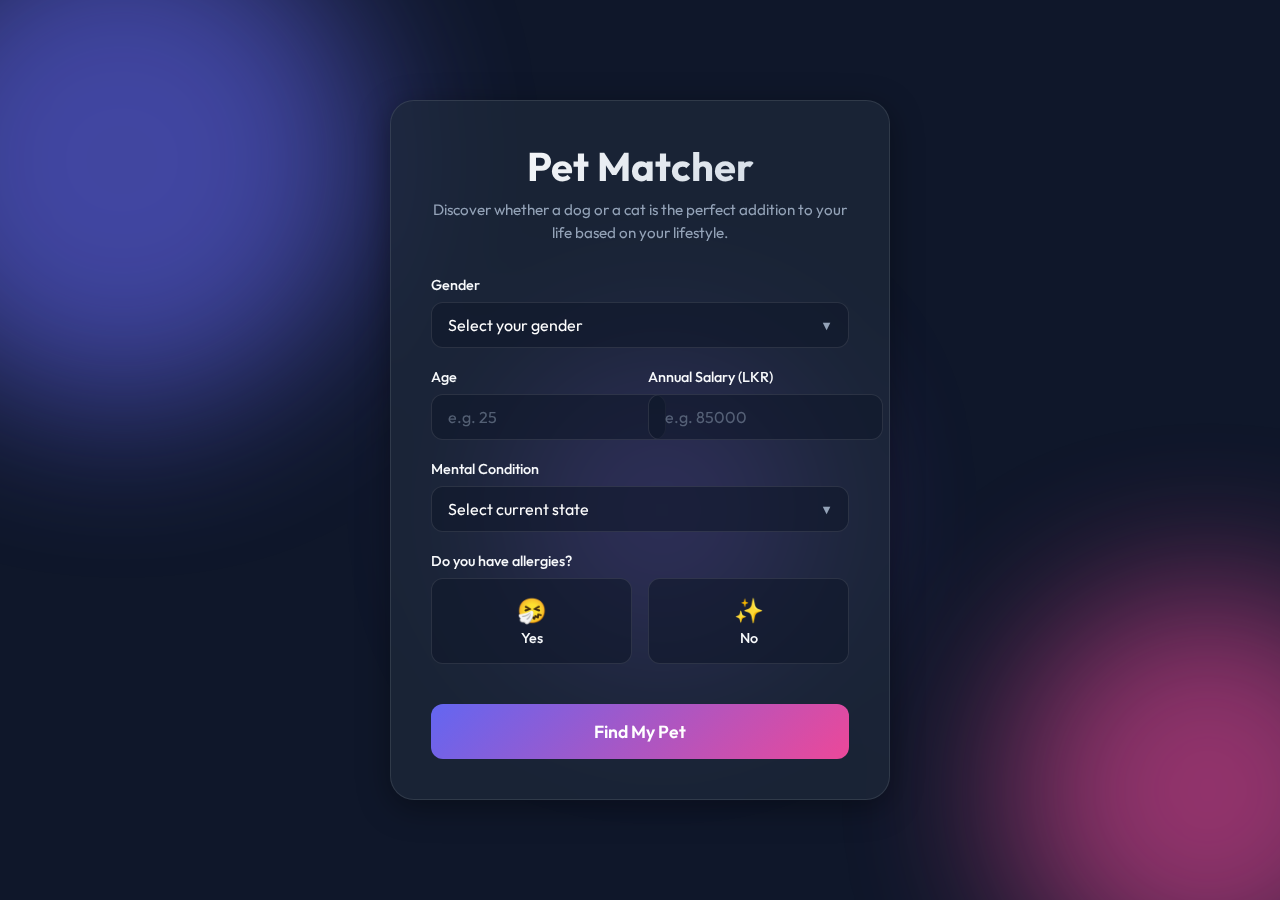
<file: frontend/index.html>
<!DOCTYPE html>
<html lang="en">

<head>
    <meta charset="UTF-8">
    <meta name="viewport" content="width=device-width, initial-scale=1.0">
    <title>Pet Matcher | Find Your Perfect Companion</title>
    <link rel="preconnect" href="https://fonts.googleapis.com">
    <link rel="preconnect" href="https://fonts.gstatic.com" crossorigin>
    <link href="https://fonts.googleapis.com/css2?family=Outfit:wght@300;400;500;600;700&display=swap" rel="stylesheet">
    <link rel="stylesheet" href="style.css">
</head>

<body>
    <div class="background-blobs">
        <div class="blob blob-1"></div>
        <div class="blob blob-2"></div>
        <div class="blob blob-3"></div>
    </div>

    <main class="container">
        <div class="glass-card">
            <header>
                <h1>Pet Matcher</h1>
                <p>Discover whether a dog or a cat is the perfect addition to your life based on your lifestyle.</p>
            </header>

            <form id="predictionForm">
                <div class="form-group">
                    <label for="gender">Gender</label>
                    <div class="select-wrapper">
                        <select id="gender" name="Gender" required>
                            <option value="" disabled selected>Select your gender</option>
                            <option value="male">Male</option>
                            <option value="female">Female</option>
                        </select>
                    </div>
                </div>

                <div class="form-row">
                    <div class="form-group">
                        <label for="age">Age</label>
                        <input type="number" id="age" name="Age" placeholder="e.g. 25" min="10" max="100" required>
                    </div>
                    <div class="form-group">
                        <label for="salary">Annual Salary (LKR)</label>
                        <input type="number" id="salary" name="Salary" placeholder="e.g. 85000" min="0" required>
                    </div>
                </div>

                <div class="form-group">
                    <label for="condition">Mental Condition</label>
                    <div class="select-wrapper">
                        <select id="condition" name="Mental Condition" required>
                            <option value="" disabled selected>Select current state</option>
                            <option value="None">None</option>
                            <option value="PTSD">PTSD</option>
                            <option value="Panic Disorder / Severe Anxiety">Panic Disorder / Severe Anxiety</option>
                            <option value="Mild Anxiety">Mild Anxiety</option>
                            <option value="Clinical Depression">Clinical Depression</option>
                            <option value="Mild Depression">Mild Depression</option>
                            <option value="Autism">Autism</option>
                            <option value="Bipolar Disorder">Bipolar Disorder</option>
                            <option value="Schizophrenia">Schizophrenia</option>
                            <option value="OCD – Severe">OCD – Severe</option>
                            <option value="Loneliness">Loneliness</option>
                            <option value="Emotional Support">Emotional Support</option>
                        </select>
                    </div>
                </div>

                <div class="form-group">
                    <label for="allergies">Do you have allergies?</label>
                    <div class="radio-group">
                        <label class="radio-card">
                            <input type="radio" name="Allergies" value="yes" required>
                            <span class="radio-content">
                                <span class="radio-icon">🤧</span>
                                <span>Yes</span>
                            </span>
                        </label>
                        <label class="radio-card">
                            <input type="radio" name="Allergies" value="no">
                            <span class="radio-content">
                                <span class="radio-icon">✨</span>
                                <span>No</span>
                            </span>
                        </label>
                    </div>
                </div>

                <button type="submit" id="submitBtn">
                    <span class="btn-text">Find My Pet</span>
                    <div class="loader"></div>
                </button>
            </form>

            <div id="result" class="result-container hidden">
                <div class="result-content">
                    <div class="result-icon" id="resultIcon">🐾</div>
                    <h2>Your Perfect Match:</h2>
                    <h3 id="predictionText">Loading...</h3>
                    <p id="resultDescription">Based on your profile, this pet would be a great companion for you.</p>
                    <div id="costContainer" class="cost-container"></div>
                    <button id="resetBtn" class="secondary-btn">Check Again</button>
                </div>
            </div>
        </div>
    </main>

    <script src="script.js"></script>
</body>

</html>
</file>
<file: frontend/style.css>
:root {
    --bg-color: #0f172a;
    --card-bg: rgba(30, 41, 59, 0.7);
    --primary: #6366f1;
    --primary-hover: #4f46e5;
    --secondary: #ec4899;
    --text-main: #f8fafc;
    --text-muted: #94a3b8;
    --border: rgba(255, 255, 255, 0.1);
    --input-bg: rgba(15, 23, 42, 0.6);
    --glass-shadow: 0 8px 32px 0 rgba(0, 0, 0, 0.37);
}

* {
    margin: 0;
    padding: 0;
    box-sizing: border_box;
    font-family: 'Outfit', sans-serif;
}

body {
    background-color: var(--bg-color);
    color: var(--text-main);
    min-height: 100vh;
    display: flex;
    justify-content: center;
    align-items: center;
    overflow-x: hidden;
    position: relative;
}

/* Animated Background */
.background-blobs {
    position: fixed;
    top: 0;
    left: 0;
    width: 100%;
    height: 100%;
    z-index: -1;
    overflow: hidden;
}

.blob {
    position: absolute;
    border-radius: 50%;
    filter: blur(80px);
    opacity: 0.6;
    animation: float 20s infinite alternate;
}

.blob-1 {
    top: -10%;
    left: -10%;
    width: 500px;
    height: 500px;
    background: var(--primary);
    animation-delay: 0s;
}

.blob-2 {
    bottom: -10%;
    right: -10%;
    width: 400px;
    height: 400px;
    background: var(--secondary);
    animation-delay: -5s;
}

.blob-3 {
    top: 40%;
    left: 40%;
    width: 300px;
    height: 300px;
    background: #8b5cf6;
    animation-delay: -10s;
}

@keyframes float {
    0% {
        transform: translate(0, 0) scale(1);
    }

    100% {
        transform: translate(30px, 50px) scale(1.1);
    }
}

/* Container & Glass Card */
.container {
    width: 100%;
    max-width: 500px;
    padding: 20px;
}

.glass-card {
    background: var(--card-bg);
    backdrop-filter: blur(16px);
    -webkit-backdrop-filter: blur(16px);
    border: 1px solid var(--border);
    border-radius: 24px;
    padding: 40px;
    box-shadow: var(--glass-shadow);
    position: relative;
    overflow: hidden;
}

header {
    text-align: center;
    margin-bottom: 32px;
}

header h1 {
    font-size: 2.5rem;
    font-weight: 700;
    margin-bottom: 8px;
    background: linear-gradient(135deg, #fff 0%, #cbd5e1 100%);
    -webkit-background-clip: text;
    -webkit-text-fill-color: transparent;
}

header p {
    color: var(--text-muted);
    font-size: 0.95rem;
    line-height: 1.5;
}

/* Form Elements */
.form-group {
    margin-bottom: 20px;
}

.form-row {
    display: flex;
    gap: 16px;
}

.form-row .form-group {
    flex: 1;
}

label {
    display: block;
    margin-bottom: 8px;
    font-weight: 500;
    color: var(--text-main);
    font-size: 0.9rem;
}

input,
select {
    width: 100%;
    padding: 12px 16px;
    background: var(--input-bg);
    border: 1px solid var(--border);
    border-radius: 12px;
    color: white;
    font-size: 1rem;
    transition: all 0.3s ease;
    outline: none;
    appearance: none;
    /* Remove default arrow for select */
}

/* Custom Select Arrow */
.select-wrapper {
    position: relative;
}

.select-wrapper::after {
    content: '▼';
    font-size: 0.8rem;
    color: var(--text-muted);
    position: absolute;
    right: 16px;
    top: 50%;
    transform: translateY(-50%);
    pointer-events: none;
}

input:focus,
select:focus {
    border-color: var(--primary);
    box-shadow: 0 0 0 2px rgba(99, 102, 241, 0.2);
}

input::placeholder {
    color: rgba(148, 163, 184, 0.5);
}

/* Radio Cards */
.radio-group {
    display: flex;
    gap: 16px;
}

.radio-card {
    flex: 1;
    cursor: pointer;
    position: relative;
}

.radio-card input {
    position: absolute;
    opacity: 0;
    width: 0;
    height: 0;
}

.radio-content {
    display: flex;
    flex-direction: column;
    align-items: center;
    justify-content: center;
    padding: 16px;
    background: var(--input-bg);
    border: 1px solid var(--border);
    border-radius: 12px;
    transition: all 0.3s ease;
}

.radio-icon {
    font-size: 1.5rem;
    margin-bottom: 4px;
}

.radio-card input:checked+.radio-content {
    background: rgba(99, 102, 241, 0.2);
    border-color: var(--primary);
    color: white;
}

/* Button */
button {
    width: 100%;
    padding: 16px;
    background: linear-gradient(135deg, var(--primary) 0%, var(--secondary) 100%);
    border: none;
    border-radius: 12px;
    color: white;
    font-size: 1.1rem;
    font-weight: 600;
    cursor: pointer;
    transition: transform 0.2s ease, box-shadow 0.2s ease;
    margin-top: 12px;
    position: relative;
    overflow: hidden;
}

button:hover {
    transform: translateY(-2px);
    box-shadow: 0 10px 20px -10px var(--primary);
}

button:active {
    transform: translateY(0);
}

/* Result Area */
.result-container {
    position: absolute;
    top: 0;
    left: 0;
    width: 100%;
    height: 100%;
    background: var(--card-bg);
    /* Match card bg */
    backdrop-filter: blur(16px);
    /* Match card blur */
    display: flex;
    justify-content: center;
    align-items: center;
    z-index: 10;
    opacity: 0;
    pointer-events: none;
    transition: opacity 0.4s ease;
}

.result-container.active {
    opacity: 1;
    pointer-events: all;
}

.result-content {
    text-align: center;
    padding: 20px;
    transform: translateY(20px);
    transition: transform 0.4s ease;
}

.result-container.active .result-content {
    transform: translateY(0);
}

.result-icon {
    font-size: 5rem;
    margin-bottom: 16px;
    animation: bounce 2s infinite;
}

@keyframes bounce {

    0%,
    20%,
    50%,
    80%,
    100% {
        transform: translateY(0);
    }

    40% {
        transform: translateY(-20px);
    }

    60% {
        transform: translateY(-10px);
    }
}

.result-content h2 {
    color: var(--text-muted);
    font-size: 1rem;
    text-transform: uppercase;
    letter-spacing: 2px;
    margin-bottom: 8px;
}

.result-content h3 {
    font-size: 3rem;
    font-weight: 700;
    margin-bottom: 16px;
    background: linear-gradient(135deg, #fff 0%, #cbd5e1 100%);
    -webkit-background-clip: text;
    -webkit-text-fill-color: transparent;
}

.secondary-btn {
    background: transparent;
    border: 1px solid var(--border);
    margin-top: 24px;
}

.secondary-btn:hover {
    background: rgba(255, 255, 255, 0.05);
    transform: translateY(-2px);
    box-shadow: none;
}

/* Loader */
.loader {
    display: none;
    width: 24px;
    height: 24px;
    border: 3px solid rgba(255, 255, 255, 0.3);
    border-radius: 50%;
    border-top-color: white;
    animation: spin 1s ease-in-out infinite;
    margin: 0 auto;
}

@keyframes spin {
    to {
        transform: rotate(360deg);
    }
}

.loading .btn-text {
    display: none;
}

.loading .loader {
    display: block;
}

.hidden {
    display: none;
    /* Helper for JS toggling if needed, though opacity handles transition */
}

/* Cost Display Styles */
.cost-container {
    margin-top: 1.5rem;
    width: 100%;
}

.cost-info {
    background: rgba(255, 255, 255, 0.1);
    border-radius: 12px;
    padding: 1rem;
    border: 1px solid rgba(255, 255, 255, 0.2);
}

.cost-info h4 {
    margin-bottom: 1rem;
    font-size: 1.1rem;
    color: var(--text-color);
    opacity: 0.9;
}

.cost-grid {
    display: grid;
    gap: 0.8rem;
}

.cost-item {
    display: flex;
    justify-content: space-between;
    align-items: center;
    padding: 0.5rem 0;
    border-bottom: 1px solid rgba(255, 255, 255, 0.1);
}

.cost-item:last-child {
    border-bottom: none;
}

.cost-label {
    font-weight: 500;
    color: var(--text-color);
}

.cost-value {
    font-weight: 600;
    color: var(--primary-color);
}

.cost-single {
    text-align: center;
    font-size: 1.2rem;
    font-weight: 600;
    color: var(--primary-color);
    padding: 0.5rem 0;
}
</file>
